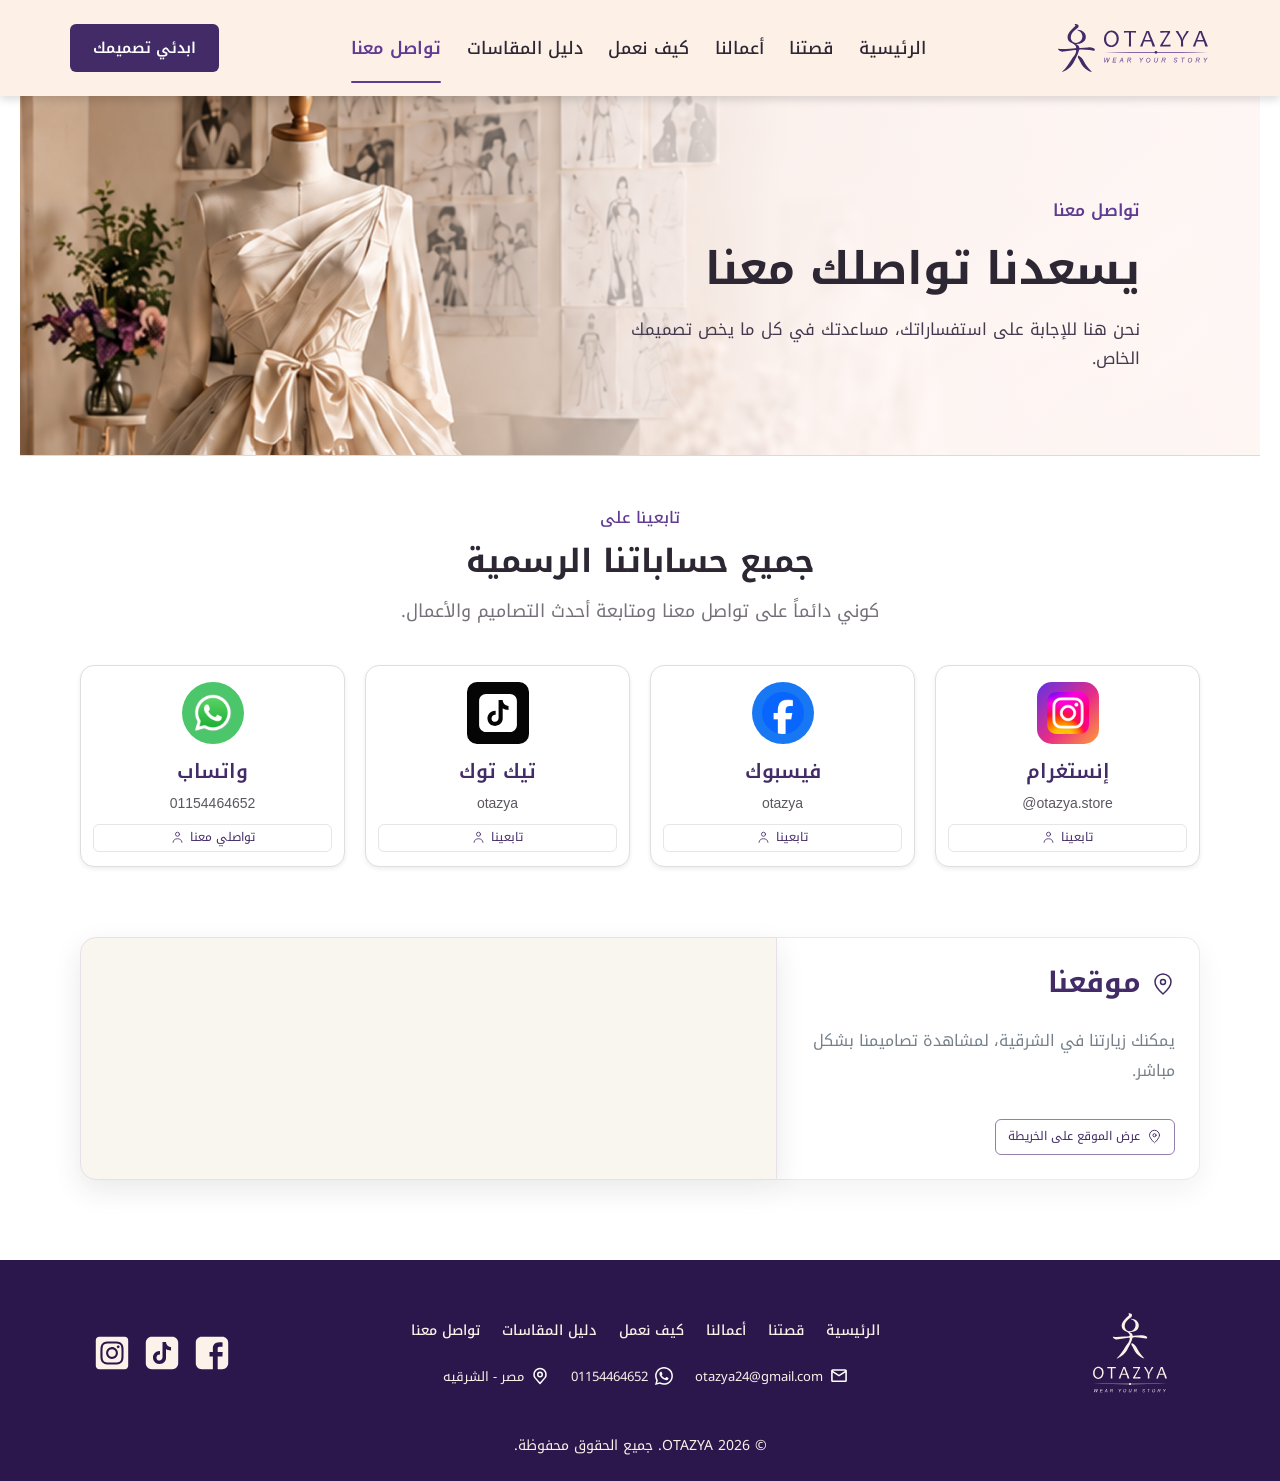
<file: contact.html>
<!doctype html>
<html lang="ar" dir="rtl">
  <head>
    <meta charset="UTF-8" />
    <meta name="viewport" content="width=device-width, initial-scale=1.0" />
    <meta
      name="description"
      content="تواصلي مع OTAZYA للاستفسار عن التصميمات والخدمات ومتابعة أحدث أعمالنا."
    />
    <meta name="theme-color" content="#fdf0e7" />
    <title>OTAZYA | تواصل معنا</title>
    <link rel="preconnect" href="https://fonts.googleapis.com" />
    <link rel="preconnect" href="https://fonts.gstatic.com" crossorigin />
    <link
      href="https://fonts.googleapis.com/css2?family=Italiana&family=Noto+Kufi+Arabic:wght@300;400;500;600;700&display=swap"
      rel="stylesheet"
    />
    <link rel="stylesheet" href="CSS/style.css" />
    <link rel="stylesheet" href="CSS/contact.css" />
    <script src="JS/contact.js" defer></script>
  </head>
  <body class="contact-page">
    <header class="site-header">
      <a class="brand" href="index.html" aria-label="OTAZYA — الصفحة الرئيسية">
        <img src="assets/logo/Logo%20Navbar.svg" alt="OTAZYA" />
      </a>

      <button
        class="menu-toggle"
        type="button"
        aria-expanded="false"
        aria-controls="primary-navigation"
        aria-label="فتح القائمة"
      >
        <span></span><span></span><span></span>
      </button>

      <nav class="primary-navigation" id="primary-navigation" aria-label="القائمة الرئيسية">
        <a href="index.html">الرئيسية</a>
        <a href="index.html#story">قصتنا</a>
        <a href="index.html#works">أعمالنا</a>
        <a href="index.html#how-it-works">كيف نعمل</a>
        <a href="index.html#size-guide">دليل المقاسات</a>
        <a class="active" href="contact.html" aria-current="page">تواصل معنا</a>
      </nav>

      <a
        class="button button-primary header-cta"
        href="https://wa.me/message/CCJFLQ67XYCAJ1"
        target="_blank"
        rel="noopener noreferrer"
      >ابدئي تصميمك</a>
    </header>

    <main>
      <section class="contact-hero" aria-labelledby="contact-title">
        <img class="contact-hero-image" src="assets/images/hero2.png" alt="" />
        <div class="contact-hero-overlay"></div>
        <div class="content-wrap contact-hero-content">
          <p class="eyebrow">تواصل معنا</p>
          <h1 id="contact-title">يسعدنا تواصلك معنا</h1>
          <p>نحن هنا للإجابة على استفساراتك، مساعدتك في كل ما يخص تصميمك الخاص.</p>
        </div>
      </section>

      <section class="social-contact section-pad" aria-labelledby="social-title">
        <div class="content-wrap">
          <div class="center-heading">
            <p class="eyebrow">تابعينا على</p>
            <h2 id="social-title">جميع حساباتنا الرسمية</h2>
            <p class="section-subtitle">كوني دائماً على تواصل معنا ومتابعة أحدث التصاميم والأعمال.</p>
          </div>

          <div class="social-card-grid">
            <article class="social-card">
              <span class="social-card-icon social-icon-instagram" aria-hidden="true">
                <img src="assets/icons/inst.svg" alt="" />
              </span>
              <h3>إنستغرام</h3>
              <p dir="ltr">@otazya.store</p>
              <a href="https://www.instagram.com/otazya.store/" target="_blank" rel="noopener noreferrer">
                تابعينا
                <svg class="contact-action-icon" viewBox="0 0 16 16" aria-hidden="true">
                  <circle cx="8" cy="4" r="2.5" />
                  <path d="M2.5 14c.3-3 2.4-4.5 5.5-4.5s5.2 1.5 5.5 4.5" />
                </svg>
              </a>
            </article>

            <article class="social-card">
              <span class="social-card-icon social-icon-facebook" aria-hidden="true">
                <img src="assets/icons/face.svg" alt="" />
              </span>
              <h3>فيسبوك</h3>
              <p dir="ltr">otazya</p>
              <a href="https://www.facebook.com/otazya.store" target="_blank" rel="noopener noreferrer">
                تابعينا
                <svg class="contact-action-icon" viewBox="0 0 16 16" aria-hidden="true">
                  <circle cx="8" cy="4" r="2.5" />
                  <path d="M2.5 14c.3-3 2.4-4.5 5.5-4.5s5.2 1.5 5.5 4.5" />
                </svg>
              </a>
            </article>

            <article class="social-card">
              <span class="social-card-icon social-icon-tiktok" aria-hidden="true">
                <img src="assets/icons/tiktok.svg" alt="" />
              </span>
              <h3>تيك توك</h3>
              <p dir="ltr">otazya</p>
              <a href="https://www.tiktok.com/@otazya" target="_blank" rel="noopener noreferrer">
                تابعينا
                <svg class="contact-action-icon" viewBox="0 0 16 16" aria-hidden="true">
                  <circle cx="8" cy="4" r="2.5" />
                  <path d="M2.5 14c.3-3 2.4-4.5 5.5-4.5s5.2 1.5 5.5 4.5" />
                </svg>
              </a>
            </article>

            <article class="social-card">
              <span class="social-card-icon social-icon-whatsapp" aria-hidden="true">
                <img src="assets/icons/whats.svg" alt="" />
              </span>
              <h3>واتساب</h3>
              <p dir="ltr">01154464652</p>
              <a href="https://wa.me/message/CCJFLQ67XYCAJ1" target="_blank" rel="noopener noreferrer">
                تواصلي معنا
                <svg class="contact-action-icon" viewBox="0 0 16 16" aria-hidden="true">
                  <circle cx="8" cy="4" r="2.5" />
                  <path d="M2.5 14c.3-3 2.4-4.5 5.5-4.5s5.2 1.5 5.5 4.5" />
                </svg>
              </a>
            </article>
          </div>
        </div>
      </section>

      <section class="location-section" aria-labelledby="location-title">
        <div class="content-wrap location-layout">
          <div class="map-preview">
            <iframe
              src="https://maps.google.com/maps?q=30.611812%2C31.743281&t=&z=16&ie=UTF8&iwloc=A&output=embed"
              title="خريطة Google لموقع OTAZYA في الشرقية - القورين"
              loading="lazy"
              referrerpolicy="no-referrer-when-downgrade"
              allowfullscreen
            ></iframe>
          </div>
          <div class="location-card">
            <h2 id="location-title">
              <svg class="location-pin" viewBox="0 0 24 24" aria-hidden="true">
                <path d="M20 10c0 5-8 12-8 12S4 15 4 10a8 8 0 1 1 16 0Z" />
                <circle cx="12" cy="10" r="2.5" />
              </svg>
              موقعنا
            </h2>
            <p>يمكنك زيارتنا في الشرقية، لمشاهدة تصاميمنا بشكل مباشر.</p>
            <a
              class="button button-outline"
              href="https://www.google.com/maps/search/?api=1&query=OTAZYA%2C%20El-Qurein%2C%20Egypt%2C%2044667"
              target="_blank"
              rel="noopener noreferrer"
            >
              <svg class="location-pin" viewBox="0 0 24 24" aria-hidden="true">
                <path d="M20 10c0 5-8 12-8 12S4 15 4 10a8 8 0 1 1 16 0Z" />
                <circle cx="12" cy="10" r="2.5" />
              </svg>
              عرض الموقع على الخريطة
            </a>
          </div>
        </div>
      </section>
    </main>

    <footer class="site-footer">
      <div class="content-wrap">
        <div class="footer-main">
          <div class="social-links" aria-label="حسابات التواصل الاجتماعي">
            <a href="https://www.facebook.com/otazya.store" target="_blank" rel="noopener noreferrer" aria-label="Facebook">
              <img src="assets/icons/facebook.svg" alt="" />
            </a>
            <a href="https://www.tiktok.com/@otazya" target="_blank" rel="noopener noreferrer" aria-label="TikTok">
              <img src="assets/icons/tiktok.svg" alt="" />
            </a>
            <a href="https://www.instagram.com/otazya.store/" target="_blank" rel="noopener noreferrer" aria-label="Instagram">
              <img src="assets/icons/instagram.svg" alt="" />
            </a>
          </div>
          <div class="footer-center">
            <nav class="footer-navigation" aria-label="روابط تذييل الصفحة">
              <a href="index.html">الرئيسية</a>
              <a href="index.html#story">قصتنا</a>
              <a href="index.html#works">أعمالنا</a>
              <a href="index.html#how-it-works">كيف نعمل</a>
              <a href="index.html#size-guide">دليل المقاسات</a>
              <a href="contact.html">تواصل معنا</a>
            </nav>
            <div class="contact-details">
              <a href="https://mail.google.com/mail/?view=cm&amp;fs=1&amp;to=otazya24@gmail.com" target="_blank" rel="noopener noreferrer"><img src="assets/icons/gmail.svg" alt="" />otazya24@gmail.com</a>
              <a href="https://wa.me/message/CCJFLQ67XYCAJ1" target="_blank" rel="noopener noreferrer">
                <img src="assets/icons/whatsapp.svg" alt="" />01154464652
              </a>
              <a
                href="https://www.google.com/maps/search/?api=1&query=OTAZYA%2C%20El-Qurein%2C%20Egypt%2C%2044667"
                target="_blank"
                rel="noopener noreferrer"
              >
                <img src="assets/icons/location.svg" alt="" />مصر - الشرقيه 
              </a>
            </div>
          </div>
          <a class="footer-brand" href="index.html" aria-label="OTAZYA — العودة للرئيسية">
            <img src="assets/logo/Logo%20Footer.svg" alt="OTAZYA" />
          </a>
        </div>
        <p class="copyright">© 2026 OTAZYA. جميع الحقوق محفوظة.</p>
      </div>
    </footer>
  </body>
</html>
</file>
<file: CSS/style.css>
:root {
  font-family: "Noto Kufi Arabic", sans-serif;
  color: #2d2633;
  background: #f8f5f1;
  font-synthesis: none;
  text-rendering: optimizeLegibility;
  -webkit-font-smoothing: antialiased;
  --purple: #422b67;
  --purple-light: #603b93;
  --lavender: #957eac;
  --ink: #2d2633;
  --cream: #fdf0e7;
  --muted: #64748b;
}

* {
  box-sizing: border-box;
}
  transition: color 160ms ease;

html {
  scroll-behavior: smooth;
  scroll-padding-top: 100px;
  scrollbar-width: none;
  -ms-overflow-style: none;
}

html::-webkit-scrollbar {
  display: none;
}

body {
  min-width: 320px;
  margin: 0;
  overflow-x: hidden;
}

body,
input,
textarea {
  font-family: "Noto Kufi Arabic", sans-serif;
}

button,
a {
  -webkit-tap-highlight-color: transparent;
}

a {
  color: inherit;
  text-decoration: none;
  transition: color 160ms ease;
}

img {
  display: block;
  max-width: 100%;
}

button {
  color: inherit;
}

.content-wrap {
  width: calc(100% - 160px);
  margin-inline: auto;
}

.section-pad {
  padding-block: 76px;
}

.site-header {
  position: sticky;
  z-index: 20;
  top: 0;
  display: flex;
  min-height: 96px;
  align-items: center;
  justify-content: space-between;
  gap: 24px;
  padding: 12px 80px;
  background: #fdf0e7;
  box-shadow: 0 4px 8px rgb(0 0 0 / 13%);
}

.brand {
  flex: 0 0 152px;
}

.brand img {
  width: 152px;
  max-height: 72px;
}

.primary-navigation {
  display: flex;
  flex: 1;
  align-items: center;
  justify-content: center;
  direction: rtl;
  gap: clamp(14px, 2vw, 32px);
}

.primary-navigation a,
.footer-navigation a {
  white-space: nowrap;
  font-size: clamp(14px, 1.35vw, 20px);
  font-weight: 500;
}

.primary-navigation a {
  position: relative;
  display: inline-flex;
  align-items: center;
  padding-block: 10px;
  transition: color 160ms ease;
}

.primary-navigation a:hover,
.primary-navigation a.active {
  color: var(--purple-light);
}

.primary-navigation a.active {
  font-weight: 600;
}

.primary-navigation a::after {
  position: absolute;
  right: 0;
  bottom: -8px;
  left: 0;
  height: 2px;
  border-radius: 999px;
  background: var(--purple-light);
  content: "";
  transform: scaleX(0);
  transform-origin: right;
  transition: transform 180ms ease;
}

.primary-navigation a.active::after,
.primary-navigation a:hover::after,
.primary-navigation a:focus-visible::after {
  transform: scaleX(1);
}

.button {
  display: inline-flex;
  min-height: 48px;
  align-items: center;
  justify-content: center;
  gap: 9px;
  border: 1px solid transparent;
  border-radius: 6px;
  padding: 10px 22px;
  font-size: clamp(15px, 1.1vw, 16px);
  font-weight: 600;
  line-height: 1.6;
  text-align: center;
  text-decoration: none;
  transition: background-color 160ms ease, color 160ms ease, transform 160ms ease, box-shadow 160ms ease;
  cursor: pointer;
}

.button:hover {
  transform: translateY(-1px);
  box-shadow: 0 4px 10px rgb(45 38 51 / 14%);
}

.button:active {
  transform: translateY(0) scale(0.98);
  box-shadow: none;
}

.button:focus-visible,
a:focus-visible,
button:focus-visible,
input:focus-visible,
textarea:focus-visible {
  outline: 3px solid #c4a8e1;
  outline-offset: 3px;
}

.button-primary {
  color: #fff;
  background: var(--purple);
}

.button-primary:hover {
  background: #563982;
}

.button-light {
  border-color: rgb(140 140 140 / 28%);
  color: var(--purple);
  background: #fff;
  box-shadow: 0 2px 5px rgb(0 0 0 / 16%);
}

.button-outline {
  border-color: var(--lavender);
  color: var(--purple);
  background: transparent;
}

.button-outline img {
  width: 22px;
  height: 22px;
  transform: rotate(180deg);
}

.button-accent {
  color: #fff;
  background: var(--purple-light);
}

.button-accent img {
  width: 24px;
  height: 24px;
}

.button-light:hover {
  border-color: var(--lavender);
  background: var(--cream);
}

.button-outline img {
  width: 22px;
  height: 22px;
  flex: 0 0 22px;
  transform: none;
  transition: transform 160ms ease;
}

.button-outline:hover {
  border-color: var(--purple);
  color: var(--purple);
  background: rgb(66 43 103 / 8%);
}

.button-outline:hover img {
  transform: translateX(-3px);
}

.button-accent:hover {
  background: var(--purple);
}

.primary-navigation a:hover,
.primary-navigation a:focus-visible {
  color: var(--purple-light);
}

.footer-navigation a:hover,
.footer-navigation a:focus-visible {
  color: #d9c3f3;
}

.social-links a {
  transition: opacity 160ms ease, transform 160ms ease;
}

.social-links a:hover {
  opacity: 0.78;
  transform: translateY(-2px);
}

.header-cta {
  flex-shrink: 0;
  white-space: nowrap;
}

.menu-toggle {
  display: none;
}

.hero {
  position: relative;
  display: flex;
  min-height: min(48.6vw, calc(100svh - 96px));
  align-items: center;
  overflow: hidden;
  border-bottom: 1px solid #bcacc2;
}

.hero-image,
.hero-overlay,
.design-cta > img,
.design-cta-overlay {
  position: absolute;
  inset: 0;
  width: 100%;
  height: 100%;
}

.hero-image {
  object-fit: cover;
  object-position: center;
}

.hero-overlay {
  background: linear-gradient(to left, rgb(255 248 248 / 90%) 0%, rgb(255 255 255 / 66%) 30%, rgb(255 242 242 / 9%) 42%, transparent 50%);
}

.hero-content {
  position: relative;
  z-index: 1;
  width: calc(100% - 160px);
  margin-inline: auto;
  padding-block: 64px;
  text-align: right;
}

.hero-brand {
  display: flex;
  width: fit-content;
  flex-direction: column;
  align-items: flex-start;
  gap: 8px;
  margin-bottom: 38px;
}

.hero-brand-name {
  margin: 0;
  color: var(--purple);
  font-family: "Italiana", serif;
  font-size: clamp(56px, 5.2vw, 90px);
  line-height: 1;
}

.hero-tagline {
  margin: 0;
  color: var(--lavender);
  font-family: "Italiana", serif;
  font-size: clamp(15px, 1.25vw, 21px);
  letter-spacing: 6px;
}

.hero-brand img {
  width: 144px;
  margin-top: 6px;
}

.hero h1,
.section-heading h2,
.center-heading h2,
.design-cta h2 {
  margin: 0;
  font-size: clamp(30px, 3.2vw, 56px);
  font-weight: 700;
  line-height: 1.55;
}

.hero h1 {
  max-width: none;
  margin-bottom: 14px;
}

.hero-description {
  max-width: 900px;
  margin: 0 0 32px;
  color: var(--purple);
  font-size: clamp(17px, 1.2vw, 22px);
  font-weight: 500;
  line-height: 1.9;
}

.hero-actions {
  display: flex;
  flex-wrap: wrap;
  justify-content: flex-start;
  direction: rtl;
  gap: 20px;
}

.hero-actions .button-primary {
  order: 0;
  flex-direction: row;
  direction: ltr;
}

.hero-actions .button-primary span {
  direction: rtl;
}

.hero-actions .button-light {
  order: 1;
}

.hero-actions .button-primary img {
  width: 24px;
  height: 24px;
}

.story-section {
  background: var(--cream);
}

.story-layout {
  display: flex;
  flex-direction: row-reverse;
  align-items: center;
  gap: clamp(32px, 3vw, 52px);
}

.story-image {
  width: min(32%, 466px);
  max-height: 449px;
  flex-shrink: 0;
  border: 1px solid rgb(255 255 255 / 45%);
  border-radius: 4px;
  object-fit: cover;
}

.story-copy {
  flex: 1;
  text-align: right;
}

.eyebrow {
  margin: 0 0 5px;
  color: var(--purple-light);
  font-size: clamp(18px, 1.2vw, 22px);
  font-weight: 500;
}

.story-copy h2 {
  margin: 0 0 16px;
  font-size: clamp(30px, 2.7vw, 44px);
  line-height: 1.5;
}

.story-description {
  margin: 0;
  color: rgb(45 38 51 / 72%);
  font-size: clamp(16px, 1.25vw, 21px);
  line-height: 2;
}

.pillars {
  display: flex;
  flex-wrap: wrap;
  justify-content: flex-start;
  flex-direction: row;
  direction: rtl;
  gap: clamp(18px, 2vw, 32px);
  margin-top: 28px;
}

.pillar {
  display: flex;
  min-width: 0;
  flex: 1 1 0;
  flex-direction: column;
  align-items: center;
  gap: 8px;
  text-align: center;
}

.pillar-icon {
  display: grid;
  width: 56px;
  height: 56px;
  place-items: center;
  border: 1px solid rgb(45 38 51 / 18%);
  border-radius: 50%;
}

.pillar-icon img {
  width: 32px;
  height: 32px;
  object-fit: contain;
}

.pillar h3 {
  margin: 0;
  font-size: clamp(16px, 1.1vw, 18px);
  font-weight: 600;
  white-space: nowrap;
}

.pillar p {
  max-width: 220px;
  margin: 0;
  color: #726c71;
  font-size: clamp(13px, 0.95vw, 15px);
  line-height: 1.7;
  text-wrap: balance;
}

.section-heading {
  display: flex;
  align-items: flex-end;
  justify-content: space-between;
  gap: 24px;
}

.section-heading h2 {
  font-size: clamp(26px, 3.3vw, 40px);
}

.section-subtitle {
  margin: 4px 0 0;
  color: rgb(45 38 51 / 66%);
  font-size: clamp(15px, 1.8vw, 22px);
  line-height: 1.8;
}

.works-heading {
  flex-direction: row-reverse;
  margin-bottom: 36px;
  border-bottom: 1px solid var(--purple);
  padding-bottom: 26px;
}

.works-heading > div,
.size-heading > div,
.reviews-heading > div {
  text-align: right;
}

.portfolio-grid {
  display: grid;
  grid-template-columns: repeat(6, minmax(0, 1fr));
  gap: 20px;
}

.portfolio-card {
  aspect-ratio: 193 / 207;
  overflow: hidden;
  border: 1px solid #bcacc2;
  border-radius: 4px;
  background: #eee7e7;
}

.portfolio-card img {
  width: 100%;
  height: 100%;
  object-fit: cover;
  transition: transform 250ms ease;
}

.portfolio-card:hover img {
  transform: scale(1.04);
}

.center-heading {
  margin-bottom: 36px;
  text-align: center;
}

.center-heading h2 {
  font-size: clamp(22px, 2.5vw, 30px);
}

.process-section {
  border-block: 1px solid #c2c2c3;
  background: rgb(253 240 231 / 61%);
}

.process-grid {
  display: grid;
  grid-template-columns: repeat(4, minmax(0, 1fr));
  gap: 24px;
}

.process-card {
  position: relative;
  display: flex;
  min-height: 245px;
  flex-direction: column;
  align-items: center;
  gap: 14px;
  padding: 38px 22px 28px;
  text-align: center;
}

.process-card > img {
  width: 48px;
  height: 48px;
  margin-top: 8px;
  object-fit: contain;
}

.step-number {
  position: absolute;
  top: 8px;
  right: 12px;
  color: var(--purple);
  font-family: "Liberation Mono", monospace;
  font-size: 23px;
  font-weight: 700;
}

.process-card h3 {
  margin: 0;
  font-size: 20px;
  font-weight: 600;
}

.process-card p {
  margin: 0;
  color: rgb(45 38 51 / 65%);
  font-size: clamp(14px, 0.95vw, 16px);
  line-height: 1.9;
}

.size-heading {
  flex-direction: row-reverse;
  align-items: center;
  margin-bottom: 38px;
}

.size-heading .section-subtitle {
  font-size: clamp(15px, 1.8vw, 21px);
}

.size-heading .button img {
  width: 18px;
  height: 18px;
}

.size-layout {
  display: flex;
  flex-direction: row-reverse;
  align-items: center;
  gap: 24px;
}

.table-scroll {
  min-width: 0;
  flex: 1;
  overflow-x: auto;
  border: 1px solid #cbd5e1;
  border-radius: 8px;
  background: #fff;
  box-shadow: 0 1px 2px rgb(0 0 0 / 5%);
}

.size-table {
  width: 100%;
  border-collapse: collapse;
  table-layout: fixed;
  text-align: center;
}

.size-table thead {
  color: #fff;
  background: var(--lavender);
}

.size-table th,
.size-table td {
  padding: 12px 14px;
}

.size-table thead th {
  font-size: 17px;
  font-weight: 500;
}

.size-table tbody tr + tr {
  border-top: 1px solid var(--lavender);
}

.size-table tbody th {
  color: var(--ink);
  font-size: 17px;
  font-weight: 700;
}

.size-table tbody td {
  color: #475569;
  font-size: 15px;
  direction: ltr;
  unicode-bidi: isolate;
}

.measurement-guide {
  display: flex;
  width: min(34%, 420px);
  min-width: 280px;
  flex-shrink: 0;
  flex-direction: column;
  align-items: center;
  gap: 18px;
  margin: 0;
  text-align: center;
}

.measurement-guide figcaption {
  font-size: clamp(20px, 2vw, 28px);
  font-weight: 500;
}

.measurement-diagram {
  position: relative;
  width: 300px;
  height: 456px;
  flex: 0 0 auto;
  direction: ltr;
  color: #2d2633;
  font-family: Arial, sans-serif;
  font-size: 9px;
}

.measurement-diagram > img {
  position: absolute;
  top: 0;
  left: 58px;
  width: 180px;
  height: 456px;
  max-width: none;
  object-fit: fill;
}

.measurement-length {
  position: absolute;
  top: 0;
  bottom: 0;
  left: 0;
  width: 52px;
}

.measurement-length-text {
  position: absolute;
  top: 50%;
  left: 0;
  font-size: 11px;
  transform: translateY(-50%);
}

.measurement-length-line {
  position: absolute;
  top: 0;
  bottom: 0;
  left: 42px;
  border-left: 1px dotted #555;
}

.measurement-length-line::before,
.measurement-length-line::after {
  position: absolute;
  left: -4px;
  width: 0;
  height: 0;
  border-right: 4px solid transparent;
  border-left: 4px solid transparent;
  content: "";
}

.measurement-length-line::before {
  top: -1px;
  border-bottom: 5px solid #555;
}

.measurement-length-line::after {
  bottom: -1px;
  border-top: 5px solid #555;
}

.measurement-label {
  position: absolute;
  left: 232px;
  padding: 1px 2px;
  background: #f8f5f1;
  line-height: 1.2;
}

.measurement-label-shoulder {
  top: 22%;
}

.measurement-label-bust {
  top: 33%;
}

.measurement-label-waist {
  top: 42%;
}

.measurement-label-hips {
  top: 54%;
}

.design-cta {
  position: relative;
  display: grid;
  min-height: 260px;
  place-items: center;
  overflow: hidden;
  text-align: right;
}

.design-cta > img {
  object-fit: cover;
  object-position: right center;
}

.design-cta-overlay {
  background: linear-gradient(to left, rgb(235 227 218 / 92%) 0%, rgb(236 228 217 / 84%) 30%, rgb(235 227 220 / 40%) 42%, transparent 50%);
}

.design-cta-content {
  position: relative;
  z-index: 1;
  display: flex;
  flex-direction: column;
  width: calc(100% - 160px);
  align-items: flex-start;
  gap: 10px;
  margin-inline: auto;
  padding-block: 42px;
}

.design-cta h2 {
  color: var(--purple);
  font-size: clamp(26px, 3.5vw, 40px);
}

.design-cta-content > p {
  margin: 0 0 6px;
  color: #475569;
  font-size: 15px;
}

.design-cta-content small {
  color: #64748b;
  font-size: 12px;
}

.reviews-heading {
  margin-bottom: 30px;
}

.reviews-heading .eyebrow,
.reviews-heading .section-subtitle {
  color: #64748b;
}

.reviews-heading h2 {
  font-size: clamp(25px, 3vw, 32px);
}

.reviews-grid {
  display: flex;
  overflow-x: auto;
  gap: 20px;
  margin-bottom: 40px;
  padding-bottom: 8px;
  scroll-snap-type: x mandatory;
  scrollbar-width: none;
  -ms-overflow-style: none;
}

.reviews-grid::-webkit-scrollbar {
  display: none;
}

.reviews-grid:empty {
  display: none;
}

.review-card {
  display: flex;
  min-height: 200px;
  flex: 0 0 clamp(260px, 31%, 360px);
  flex-direction: column;
  gap: 12px;
  border: 1px solid #e2e8f0;
  border-radius: 8px;
  padding: 16px;
  background: #f8fafc;
  scroll-snap-align: start;
}

.review-stars {
  align-self: flex-start;
  color: #d59d35;
  font-size: clamp(19px, 1.1vw, 21px);
  letter-spacing: 2px;
  line-height: 1;
  direction: rtl;
  unicode-bidi: isolate;
}

.review-card > p {
  flex: 1;
  margin: 0;
  color: #334155;
  font-size: clamp(14px, 0.95vw, 16px);
  line-height: 1.9;
  text-align: right;
}

.review-author {
  display: flex;
  align-items: flex-start;
  gap: 9px;
  border-top: 1px solid #e2e8f0;
  padding-top: 10px;
}

.review-author > span {
  display: grid;
  width: 28px;
  height: 28px;
  place-items: center;
  border-radius: 50%;
  color: #334155;
  background: #cbd5e1;
  font-size: 13px;
}

.review-author > div {
  min-width: 0;
  text-align: right;
}

.review-author strong {
  display: block;
  font-size: 13px;
  font-weight: 500;
}

.review-author small {
  display: block;
  overflow: hidden;
  color: #64748b;
  font-size: 11px;
  text-overflow: ellipsis;
  white-space: nowrap;
  direction: ltr;
  text-align: right;
}

.review-form {
  display: flex;
  flex-direction: column;
  align-items: center;
  gap: 20px;
  border: 1px solid #d4d4d4;
  border-radius: 16px;
  padding: 28px 20px;
  background: rgb(253 242 233 / 29%);
}

.review-form h3 {
  align-self: flex-start;
  margin: 0;
  color: #1e293b;
  font-size: 17px;
}

.rating-field {
  width: min(100%, 800px);
  margin: 0;
  border: 0;
  padding: 0;
}

.rating-picker {
  display: flex;
  justify-content: flex-start;
  gap: 4px;
  direction: rtl;
}

.rating-star {
  border: 0;
  padding: 0 2px;
  color: #cbd5e1;
  background: transparent;
  font-size: 29px;
  line-height: 1;
  cursor: pointer;
}

.rating-star.is-selected,
.rating-star:hover {
  color: #e2aa43;
}

.form-fields {
  display: flex;
  width: min(100%, 800px);
  flex-direction: column;
  gap: 14px;
}

.form-row {
  display: flex;
  flex-wrap: wrap;
  gap: 14px;
}

.form-fields input,
.form-fields textarea {
  min-width: 0;
  border: 1px solid #cbd5e1;
  border-radius: 4px;
  padding: 10px 12px;
  color: #334155;
  background: #fff;
  font-size: 15px;
  text-align: right;
}

.form-row input {
  flex: 1 1 220px;
}

.form-fields textarea {
  width: 100%;
  resize: vertical;
}

.form-fields input::placeholder,
.form-fields textarea::placeholder {
  color: #6b7280;
}

.submit-review {
  width: 100%;
}

.form-status {
  min-height: 1.5em;
  margin: 0;
  color: var(--purple);
  font-size: 13px;
  text-align: center;
}

.form-status.error {
  color: #a52222;
}

.instagram-section {
  border-block: 1px solid #e2e8f0;
  background: #f8fafc;
  text-align: center;
}

.instagram-section .center-heading {
  margin-bottom: 22px;
}

.instagram-section .center-heading h2 {
  font-size: 20px;
}

.instagram-section .center-heading p {
  margin: 4px 0 0;
  color: #64748b;
  font-size: 15px;
}

.instagram-section .center-heading a {
  color: var(--purple-light);
}

.instagram-section .center-heading a:hover,
.instagram-section .center-heading a:focus-visible {
  color: var(--purple);
}

.instagram-grid {
  display: grid;
  grid-template-columns: repeat(6, minmax(0, 1fr));
  gap: 12px;
}

.instagram-card {
  aspect-ratio: 1;
  overflow: hidden;
  border: 1px solid #cbd5e1;
  border-radius: 4px;
}

.instagram-card img {
  width: 100%;
  height: 100%;
  object-fit: cover;
  transition: transform 250ms ease;
}

.instagram-card:hover img {
  transform: scale(1.04);
}

.instagram-follow {
  margin-top: 24px;
}

.site-footer {
  padding-block: 48px 22px;
  color: #fdf2e9;
  background: #2b174c;
}

.footer-main {
  display: flex;
  flex-direction: row-reverse;
  align-items: center;
  justify-content: space-between;
  gap: 30px;
}

.social-links {
  display: flex;
  flex: 0 0 150px;
  align-items: center;
  gap: 14px;
}

.social-links a {
  display: grid;
  width: 36px;
  height: 36px;
  place-items: center;
}

.social-links img {
  width: 100%;
  height: 100%;
  object-fit: contain;
}

.footer-center {
  display: flex;
  flex: 1;
  flex-direction: column;
  align-items: center;
  gap: 20px;
}

.footer-navigation,
.contact-details {
  display: flex;
  flex-wrap: wrap;
  align-items: center;
  justify-content: center;
  gap: 12px 22px;
}

.footer-navigation a {
  font-size: clamp(14px, 1vw, 16px);
}

.contact-details {
  gap: 14px 22px;
  font-size: clamp(13px, 0.9vw, 15px);
}

.contact-details a,
.contact-details > span {
  display: inline-flex;
  align-items: center;
  gap: 7px;
}

.contact-details img {
  width: 18px;
  height: 18px;
  flex: 0 0 18px;
  object-fit: contain;
  transition: transform 180ms ease;
}

.contact-details a {
  transition: color 180ms ease, transform 180ms ease;
}

.contact-details a:hover {
  color: #d9c3f3;
  transform: translateY(-2px);
}

.contact-details a:hover img {
  transform: scale(1.12);
}

.footer-brand {
  display: block;
  flex: 0 0 140px;
}

.footer-brand img {
  width: 140px;
  max-height: 90px;
  object-fit: contain;
}

.copyright {
  margin: 34px 0 0;
  font-size: 14px;
  text-align: center;
}

.visually-hidden {
  position: absolute;
  width: 1px;
  height: 1px;
  overflow: hidden;
  clip: rect(0, 0, 0, 0);
  white-space: nowrap;
  clip-path: inset(50%);
}

.contact-page {
  background: #f5f0eb;
}

.contact-hero {
  display: flex;
  align-items: center;
  max-width: 1240px;
  min-height: 430px;
  margin: 0 auto;
  gap: 30px;
  padding: 18px 40px 0;
}

.contact-hero-image-wrap {
  flex: 1 1 55%;
  min-height: 430px;
  overflow: hidden;
}

.contact-hero-image {
  width: 100%;
  height: 100%;
  object-fit: cover;
  object-position: center;
  filter: saturate(0.9);
}

.contact-hero-copy {
  flex: 1 1 45%;
  padding: 10px 0;
  text-align: right;
}

.contact-page-label {
  margin: 0 0 12px;
  color: var(--purple-light);
  font-size: clamp(18px, 1.2vw, 22px);
  font-weight: 500;
}

.contact-hero-copy h1 {
  margin: 0 0 16px;
  color: var(--purple);
  font-size: clamp(32px, 4vw, 62px);
  font-weight: 700;
  line-height: 1.45;
}

.contact-hero-copy p:last-child {
  margin: 0;
  color: rgba(45, 38, 51, 0.78);
  font-size: clamp(15px, 1.2vw, 18px);
  line-height: 2;
}

.contact-section {
  padding: 28px 0 14px;
  background: #f5f0eb;
}

.contact-wrap {
  max-width: 1240px;
}

.contact-header {
  margin: 0 auto 28px;
  max-width: 760px;
  text-align: center;
}

.contact-header .eyebrow {
  margin-bottom: 10px;
  font-size: clamp(18px, 1.2vw, 22px);
}

.contact-header h2 {
  margin: 0;
  color: var(--purple);
  font-size: clamp(28px, 2.7vw, 48px);
  font-weight: 700;
  line-height: 1.4;
}

.contact-header p:last-child {
  margin: 10px auto 0;
  max-width: 720px;
  color: rgba(45, 38, 51, 0.7);
  font-size: clamp(15px, 1.1vw, 18px);
  line-height: 2;
}

.contact-cards {
  display: grid;
  grid-template-columns: repeat(4, minmax(0, 1fr));
  gap: 28px;
  justify-items: center;
}

.contact-card {
  display: flex;
  width: min(100%, 220px);
  min-height: 210px;
  flex-direction: column;
  align-items: center;
  justify-content: center;
  gap: 12px;
  border: 1px solid #d8d2d0;
  border-radius: 16px;
  background: rgba(255, 255, 255, 0.56);
  padding: 18px 14px;
  text-align: center;
  color: var(--purple);
  box-shadow: 0 0 0 1px rgba(66, 43, 103, 0.02);
  transition: transform 180ms ease, box-shadow 180ms ease;
}

.contact-card:hover {
  transform: translateY(-4px);
  box-shadow: 0 10px 25px rgba(66, 43, 103, 0.12);
}

.contact-icon {
  display: grid;
  width: 88px;
  height: 88px;
  place-items: center;
  border-radius: 18px;
  box-shadow: inset 0 0 0 1px rgba(255, 255, 255, 0.18);
}

.contact-icon img {
  width: 48px;
  height: 48px;
  object-fit: contain;
}

.contact-whatsapp .contact-icon {
  background: linear-gradient(135deg, #d0f0d0, #e8f9ec);
}

.contact-tiktok .contact-icon {
  background: linear-gradient(135deg, #0a0a0a, #1e1e1e);
}

.contact-tiktok .contact-icon img {
  filter: brightness(0) invert(1);
}

.contact-facebook .contact-icon {
  background: linear-gradient(135deg, #1f8ffb, #0b64d8);
}

.contact-instagram .contact-icon {
  background: linear-gradient(135deg, #f9d669, #ea4d6a 35%, #8a36b5 68%, #4a8dff);
}

.contact-name,
.contact-value,
.contact-link {
  display: block;
}

.contact-name {
  font-size: clamp(17px, 1.3vw, 20px);
  font-weight: 700;
}

.contact-value {
  font-size: clamp(14px, 1vw, 16px);
  font-weight: 500;
  color: rgba(45, 38, 51, 0.78);
}

.contact-link {
  margin-top: 2px;
  color: rgba(66, 43, 103, 0.7);
  font-size: 13px;
}

.map-section {
  padding: 18px 0 28px;
  background: #f5f0eb;
}

.location-wrap {
  display: flex;
  align-items: stretch;
  gap: 24px;
  max-width: 1240px;
}

.location-map {
  position: relative;
  flex: 1 1 60%;
  min-height: 280px;
  overflow: hidden;
  border: 1px solid rgba(66, 43, 103, 0.12);
  border-radius: 18px;
  background:
    linear-gradient(90deg, rgba(26, 29, 31, 0.06) 0 2%, transparent 2% 100%),
    linear-gradient(rgba(26, 29, 31, 0.06) 0 2%, transparent 2% 100%),
    linear-gradient(180deg, rgba(120, 194, 122, 0.22), rgba(255, 255, 255, 0.03)),
    #dfe9de;
  background-size: 26px 26px, 26px 26px, auto, auto;
}

.location-map::before,
.location-map::after {
  position: absolute;
  content: "";
  border-radius: 999px;
  opacity: 0.9;
}

.location-map::before {
  inset: 16% 18% auto auto;
  width: 54%;
  height: 42%;
  border: 3px solid rgba(45, 38, 51, 0.15);
  border-left: none;
  border-bottom: none;
}

.location-map::after {
  inset: auto auto 18% 16%;
  width: 34%;
  height: 56%;
  border: 3px solid rgba(45, 38, 51, 0.12);
  border-right: none;
  border-top: none;
}

.map-label {
  position: absolute;
  right: 30%;
  top: 17%;
  padding: 10px 18px;
  border-radius: 12px;
  background: rgba(66, 43, 103, 0.9);
  color: #fff;
  font-weight: 700;
  font-size: 18px;
  letter-spacing: 0.5px;
}

.map-pin {
  position: absolute;
  top: 50%;
  left: 50%;
  z-index: 1;
  width: 42px;
  height: 42px;
  border-radius: 50% 50% 50% 0;
  background: var(--purple);
  transform: translate(-50%, -75%) rotate(-45deg);
  box-shadow: 0 10px 20px rgba(66, 43, 103, 0.25);
}

.map-pin span {
  position: absolute;
  inset: 8px;
  border-radius: 50%;
  background: rgba(255, 255, 255, 0.9);
}

.location-card {
  display: flex;
  flex: 0 0 360px;
  flex-direction: column;
  justify-content: center;
  gap: 16px;
  border: 1px solid rgba(66, 43, 103, 0.12);
  border-radius: 18px;
  background: rgba(255, 255, 255, 0.76);
  padding: 24px 20px;
  text-align: right;
}

.location-card h3 {
  margin: 0;
  color: var(--purple);
  font-size: clamp(28px, 2.4vw, 40px);
}

.location-card p {
  margin: 0;
  color: rgba(45, 38, 51, 0.72);
  font-size: 17px;
  line-height: 2;
}

.location-address {
  display: flex;
  align-items: center;
  gap: 10px;
  color: rgba(45, 38, 51, 0.85);
  font-size: 16px;
}

.location-address img {
  width: 18px;
  height: 18px;
  object-fit: contain;
}

@media (max-width: 980px) {
  .contact-hero {
    flex-direction: column;
    padding: 20px 20px 0;
  }

  .contact-hero-image-wrap,
  .contact-hero-copy {
    width: 100%;
    flex-basis: auto;
  }

  .contact-cards {
    grid-template-columns: repeat(2, minmax(0, 1fr));
  }

  .location-wrap {
    flex-direction: column;
  }

  .location-card {
    width: 100%;
    flex-basis: auto;
  }
}

@media (max-width: 640px) {
  .header-cta {
    display: none;
  }

  .contact-cards {
    grid-template-columns: 1fr;
  }

  .contact-card {
    width: min(100%, 300px);
  }

  .location-map {
    min-height: 240px;
  }
}

@media (max-width: 1050px) {
  .content-wrap {
    width: min(100% - 48px, 1280px);
  }

  .hero-content,
  .design-cta-content {
    width: min(100% - 48px, 1280px);
  }

  .site-header {
    gap: 16px;
    padding-inline: 24px;
  }

  .brand {
    flex-basis: 125px;
  }

  .brand img {
    width: 125px;
  }

  .primary-navigation {
    gap: 12px;
  }

  .primary-navigation a {
    font-size: 14px;
  }

  .hero-brand-name {
    font-size: clamp(58px, 6vw, 76px);
  }

  .hero h1 {
    font-size: clamp(32px, 3.8vw, 40px);
  }

  .hero-description {
    font-size: clamp(17px, 1.7vw, 19px);
  }

  .story-copy h2 {
    font-size: clamp(28px, 3.4vw, 36px);
  }

  .story-description {
    font-size: 16px;
  }

  .header-cta {
    padding-inline: 15px;
  }

  .portfolio-grid {
    grid-template-columns: repeat(3, minmax(0, 1fr));
  }

}

@media (min-width: 761px) and (max-width: 1050px) {
  .content-wrap,
  .hero-content,
  .design-cta-content {
    width: calc(100% - 96px);
  }

  .section-pad {
    padding-block: 48px;
  }

  .site-header {
    min-height: 60px;
    gap: 12px;
    padding: 6px 42px;
  }

  .brand,
  .footer-brand {
    flex-basis: 84px;
  }

  .brand img {
    width: 84px;
    max-height: 46px;
  }

  .primary-navigation {
    gap: 10px;
  }

  .primary-navigation a {
    padding-block: 6px;
    font-size: 12px;
  }

  .header-cta {
    min-height: 30px;
    padding: 4px 10px;
    font-size: 11px;
  }

  .button {
    min-height: 34px;
    padding: 6px 13px;
    font-size: 12px;
  }

  .hero {
    min-height: min(48.6vw, calc(100svh - 60px));
  }

  .hero-content {
    padding-block: 30px;
  }

  .hero-brand {
    gap: 3px;
    margin-bottom: 14px;
  }

  .hero-brand-name {
    font-size: 48px;
  }

  .hero-tagline {
    font-size: 11px;
    letter-spacing: 4px;
  }

  .hero h1 {
    max-width: 560px;
    margin-bottom: 5px;
    font-size: 28px;
  }

  .hero-description {
    max-width: 650px;
    margin-bottom: 15px;
    font-size: 14px;
    line-height: 1.7;
  }

  .hero-actions {
    gap: 14px;
  }

  .story-section.section-pad {
    padding-block: 48px;
  }

  .story-layout {
    gap: 24px;
  }

  .story-image {
    width: 37%;
    max-height: none;
    aspect-ratio: 1;
  }

  .eyebrow {
    margin-bottom: 3px;
    font-size: 14px;
  }

  .story-copy h2 {
    margin-bottom: 7px;
    font-size: 26px;
  }

  .story-description {
    font-size: 13px;
    line-height: 1.7;
  }

  .pillars {
    gap: 10px;
    margin-top: 13px;
  }

  .pillar {
    gap: 4px;
  }

  .pillar-icon {
    width: 40px;
    height: 40px;
  }

  .pillar-icon img {
    width: 24px;
    height: 24px;
  }

  .pillar h3 {
    font-size: 14px;
    white-space: normal;
  }

  .pillar p {
    font-size: 12px;
    line-height: 1.6;
  }

  .works-heading {
    margin-bottom: 24px;
    padding-bottom: 18px;
  }

  .section-heading h2 {
    font-size: 26px;
  }

  .section-subtitle {
    font-size: 14px;
  }

  .portfolio-grid {
    grid-template-columns: repeat(6, minmax(0, 1fr));
    gap: 14px;
  }

  .process-section.section-pad {
    padding-block: 40px;
  }

  .size-section.section-pad,
  .reviews-section.section-pad,
  .instagram-section.section-pad {
    padding-block: 48px;
  }

  .center-heading {
    margin-bottom: 24px;
  }

  .center-heading h2 {
    font-size: 22px;
  }

  .process-grid {
    gap: 14px;
  }

  .process-card {
    min-height: 130px;
    gap: 9px;
    padding: 28px 12px 16px;
  }

  .step-number {
    top: 4px;
    right: 8px;
    font-size: 14px;
  }

  .process-card > img {
    width: 32px;
    height: 32px;
    margin-top: 4px;
  }

  .process-card h3 {
    font-size: 14px;
  }

  .process-card p {
    font-size: 10px;
    line-height: 1.6;
  }

  .size-heading {
    margin-bottom: 16px;
  }

  .size-heading .section-subtitle {
    font-size: 13px;
  }

  .size-table th,
  .size-table td {
    padding: 8px 6px;
  }

  .size-table thead th {
    font-size: 12px;
  }

  .size-table tbody th,
  .size-table tbody td {
    font-size: 11px;
  }

  .measurement-guide {
    min-width: 0;
    gap: 8px;
  }

  .measurement-guide figcaption {
    font-size: 14px;
  }

  .measurement-diagram {
    width: 160px;
    height: 228px;
    font-size: 6px;
  }

  .measurement-diagram > img {
    left: 29px;
    width: 90px;
    height: 228px;
  }

  .measurement-length {
    width: 27px;
  }

  .measurement-length-text {
    font-size: 6px;
  }

  .measurement-length-line {
    left: 21px;
  }

  .measurement-label {
    left: 116px;
  }

  .design-cta {
    min-height: 150px;
  }

  .design-cta-content {
    gap: 6px;
    padding-block: 16px;
  }

  .design-cta h2 {
    font-size: 24px;
  }

  .design-cta-content > p {
    margin-bottom: 2px;
    font-size: 13px;
  }

  .design-cta-content small {
    font-size: 10px;
  }

  .reviews-grid {
    gap: 12px;
    margin-bottom: 28px;
  }

  .review-card {
    min-height: 120px;
    flex-basis: calc((100% - 24px) / 4);
    gap: 8px;
    padding: 12px;
  }

  .review-card > p {
    font-size: 11px;
  }

  .review-author {
    gap: 6px;
    padding-top: 6px;
  }

  .review-author > span {
    width: 22px;
    height: 22px;
    font-size: 10px;
  }

  .review-author strong {
    font-size: 10px;
  }

  .review-author small {
    font-size: 8px;
  }

  .review-form {
    gap: 12px;
    padding: 18px 16px;
  }

  .review-form h3 {
    font-size: 14px;
  }

  .rating-star {
    font-size: 22px;
  }

  .form-fields {
    gap: 8px;
  }

  .form-fields input,
  .form-fields textarea {
    padding: 7px 9px;
    font-size: 12px;
  }

  .instagram-section .center-heading {
    margin-bottom: 20px;
  }

  .instagram-section .center-heading h2 {
    font-size: 18px;
  }

  .instagram-section .center-heading p {
    font-size: 12px;
  }

  .instagram-grid {
    gap: 12px;
  }

  .instagram-follow {
    margin-top: 20px;
  }

  .site-footer {
    padding-block: 28px 14px;
  }

  .footer-main {
    gap: 16px;
  }

  .social-links {
    flex-basis: 80px;
    gap: 6px;
  }

  .social-links a {
    width: 24px;
    height: 24px;
  }

  .footer-brand img {
    width: 84px;
    max-height: 58px;
  }

  .footer-center {
    gap: 12px;
  }

  .footer-navigation,
  .contact-details {
    gap: 8px 12px;
  }

  .footer-navigation a {
    font-size: 11px;
  }

  .contact-details {
    font-size: 10px;
  }

  .contact-details img {
    width: 14px;
    height: 14px;
    flex-basis: 14px;
  }

  .copyright {
    margin-top: 18px;
    font-size: 10px;
  }
}

@media (max-width: 760px) {
  html {
    scroll-padding-top: 78px;
  }

  .content-wrap {
    width: min(100% - 36px, 600px);
  }

  .section-pad {
    padding-block: 52px;
  }

  .site-header {
    min-height: 76px;
    padding: 8px 18px;
  }

  .brand {
    flex-basis: 118px;
  }

  .brand img {
    width: 118px;
    max-height: 56px;
  }

  .menu-toggle {
    display: flex;
    width: 42px;
    height: 42px;
    flex-direction: column;
    align-items: center;
    justify-content: center;
    gap: 5px;
    order: 3;
    border: 1px solid #d8cadf;
    border-radius: 5px;
    background: transparent;
    cursor: pointer;
  }

  .menu-toggle span {
    width: 20px;
    height: 2px;
    border-radius: 2px;
    background: var(--purple);
  }

  .primary-navigation {
    position: absolute;
    top: calc(100% - 1px);
    right: 0;
    left: 0;
    display: none;
    align-items: stretch;
    gap: 0;
    border-top: 1px solid #eadbd1;
    padding: 8px 18px 14px;
    background: var(--cream);
    box-shadow: 0 8px 12px rgb(0 0 0 / 10%);
  }

  .primary-navigation.is-open {
    display: flex;
    flex-direction: column;
  }

  .primary-navigation a {
    border-bottom: 1px solid rgb(149 126 172 / 20%);
    padding: 9px 4px;
    font-size: 15px;
  }

  .primary-navigation a.active {
    border-bottom: 1px solid rgb(149 126 172 / 20%);
  }

  .header-cta {
    min-height: 40px;
    margin-inline-start: auto;
    padding: 7px 12px;
    font-size: 12px;
  }

  .hero {
    min-height: calc(100vh - 76px);
    min-height: calc(100svh - 76px);
  }

  .hero-image {
    object-position: 35% center;
  }

  .hero-overlay {
    background: linear-gradient(to left, rgb(255 248 248 / 94%) 0%, rgb(255 255 255 / 83%) 30%, rgb(255 242 242 / 35%) 42%, transparent 50%);
  }

  .hero-content {
    width: min(100% - 36px, 600px);
    padding-block: 36px;
  }

  .hero-brand {
    margin-bottom: 24px;
  }

  .hero-brand-name {
    font-size: clamp(48px, 11vw, 68px);
  }

  .hero-tagline {
    font-size: 12px;
    letter-spacing: 3px;
  }

  .hero h1 {
    max-width: 520px;
    font-size: clamp(26px, 6.4vw, 36px);
    line-height: 1.5;
  }

  .hero-description {
    max-width: 560px;
    font-size: clamp(15px, 3.8vw, 17px);
    line-height: 1.8;
  }

  .hero-description-break {
    display: none;
  }

  .hero-actions {
    align-items: center;
    gap: 14px;
  }

  .button {
    padding-inline: 16px;
    font-size: 14px;
  }

  .story-layout {
    flex-direction: column;
    align-items: stretch;
    gap: 28px;
  }

  .story-image {
    width: 100%;
    max-height: 300px;
    aspect-ratio: 1.55;
  }

  .pillars {
    justify-content: flex-start;
    gap: 12px;
    margin-top: 20px;
  }

  .pillar {
    width: calc((100% - 24px) / 3);
    flex: 0 1 calc((100% - 24px) / 3);
  }

  .pillar-icon {
    width: 42px;
    height: 42px;
  }

  .pillar-icon img {
    width: 24px;
    height: 24px;
  }

  .pillar h3 {
    font-size: 13px;
    line-height: 1.6;
    white-space: normal;
  }

  .pillar p {
    max-width: 100%;
    font-size: 12px;
  }

  .works-heading,
  .size-heading {
    align-items: flex-start;
  }

  .works-heading {
    flex-direction: column-reverse;
    gap: 18px;
  }

  .size-heading {
    flex-direction: column-reverse;
    gap: 18px;
  }

  .section-heading h2 {
    font-size: 27px;
  }

  .section-subtitle {
    font-size: 15px;
  }

  .portfolio-grid {
    grid-template-columns: repeat(3, minmax(0, 1fr));
    gap: 14px;
  }

  .process-grid {
    grid-template-columns: repeat(2, minmax(0, 1fr));
    gap: 14px;
  }

  .process-card {
    min-height: 230px;
    padding: 32px 14px 22px;
  }

  .process-card h3 {
    font-size: 17px;
  }

  .process-card p {
    font-size: 13px;
  }

  .size-layout {
    flex-direction: column;
    align-items: stretch;
    gap: 28px;
  }

  .table-scroll {
    width: 100%;
  }

  .size-table th,
  .size-table td {
    padding: 9px 5px;
  }

  .size-table thead th {
    font-size: 13px;
  }

  .size-table tbody th,
  .size-table tbody td {
    font-size: 13px;
  }

  .measurement-guide {
    width: 100%;
    min-width: 0;
  }

  .measurement-diagram {
    width: 290px;
    height: 406px;
    transform: scale(1);
    transform-origin: top center;
  }

  .measurement-diagram > img {
    left: 48px;
    width: 160px;
    height: 406px;
  }

  .measurement-label {
    left: 208px;
  }

  .reviews-grid {
    gap: 10px;
  }

  .review-card {
    min-height: 190px;
    flex-basis: clamp(260px, 31%, 360px);
    padding: 12px;
  }

  .review-card > p {
    font-size: 13px;
  }

  .instagram-grid {
    grid-template-columns: repeat(3, minmax(0, 1fr));
  }

  .design-cta-content {
    width: min(100% - 36px, 600px);
  }

  .footer-main {
    flex-direction: column;
    gap: 24px;
  }

  .social-links,
  .footer-brand {
    flex-basis: auto;
  }

  .footer-brand {
    order: -1;
  }

  .footer-brand img {
    width: 120px;
  }

  .footer-center {
    order: 0;
  }

  .social-links {
    order: 1;
  }

  .footer-navigation {
    gap: 8px 15px;
  }

  .footer-navigation a {
    font-size: 13px;
  }

  .contact-details {
    gap: 12px;
    font-size: 13px;
  }
}

@media (max-width: 420px) {
  .site-header {
    gap: 8px;
    padding-inline: 12px;
  }

  .brand {
    flex-basis: 94px;
  }

  .brand img {
    width: 94px;
  }

  .header-cta {
    min-height: 42px;
    padding-inline: 9px;
    font-size: 12px;
  }

  .hero-content {
    width: min(100% - 32px, 560px);
    padding-block: 28px;
  }

  .hero-brand {
    margin-bottom: 16px;
  }

  .hero-brand-name {
    font-size: clamp(44px, 13vw, 54px);
  }

  .hero-tagline {
    font-size: 11px;
    letter-spacing: 2px;
  }

  .hero h1 {
    font-size: clamp(24px, 7vw, 29px);
  }

  .hero-description {
    margin-bottom: 18px;
    font-size: 14px;
  }

  .story-copy h2 {
    font-size: 25px;
  }

  .story-description {
    font-size: 14px;
  }

  .pillars {
    gap: 8px;
  }

  .pillar {
    width: calc((100% - 16px) / 3);
    flex-basis: calc((100% - 16px) / 3);
  }

  .pillar h3 {
    font-size: 12px;
  }

  .pillar p {
    font-size: 12px;
  }

  .portfolio-grid {
    grid-template-columns: repeat(2, minmax(0, 1fr));
  }

  .process-grid {
    grid-template-columns: 1fr;
  }

  .process-card {
    min-height: auto;
    padding-block: 24px;
  }

  .review-card {
    min-height: 160px;
  }
}

@media (min-width: 390px) and (max-width: 760px) {
  .site-header {
    min-height: 70px;
    padding-inline: 16px;
  }

  .brand {
    flex-basis: 88px;
  }

  .brand img {
    width: 88px;
    max-height: 48px;
  }

  .menu-toggle {
    width: 40px;
    height: 40px;
  }

  .header-cta {
    min-height: 40px;
    padding: 6px 10px;
    font-size: 11px;
  }

  .hero {
    min-height: clamp(195px, 50vw, 380px);
    align-items: center;
    background: var(--cream);
  }

  .hero-image {
    object-fit: cover;
    object-position: center;
  }

  .hero-overlay {
    display: block;
    background: linear-gradient(to left, rgb(255 248 248 / 55%) 0%, rgb(255 255 255 / 22%) 38%, transparent 62%);
  }

  .hero-content {
    width: 58%;
    margin: 0 16px 0 auto;
    padding-block: 12px;
  }

  .hero-brand {
    gap: 3px;
    margin-bottom: 7px;
  }

  .hero-brand-name {
    font-size: clamp(30px, 9vw, 42px);
  }

  .hero-tagline {
    font-size: 8px;
    letter-spacing: 1.5px;
  }

  .hero h1 {
    max-width: none;
    margin-bottom: 3px;
    font-size: clamp(12px, 3.2vw, 14px);
    line-height: 1.4;
    white-space: nowrap;
  }

  .hero-description {
    margin-bottom: 7px;
    font-size: clamp(8px, 2.2vw, 10px);
    line-height: 1.5;
  }

  .hero-actions {
    gap: 10px;
  }
}

@media (prefers-reduced-motion: reduce) {
  *,
  *::before,
  *::after {
    scroll-behavior: auto !important;
    transition-duration: 0.01ms !important;
  }
}
</file>
<file: CSS/contact.css>
.contact-page {
  background: #fff;
}

.contact-page .site-header {
  padding-inline: clamp(24px, 5.5vw, 80px);
}

.contact-hero {
  position: relative;
  display: flex;
  min-height: clamp(245px, 33.5vw, 360px);
  align-items: center;
  overflow: hidden;
  border-bottom: 1px solid #e3d8d2;
}

.contact-hero-image,
.contact-hero-overlay {
  position: absolute;
  inset: 0;
  width: 100%;
  height: 100%;
}

.contact-hero-image {
  object-fit: cover;
  object-position: 36% 48%;
}

.contact-hero-overlay {
  background: linear-gradient(
    to left,
    rgb(255 247 245 / 97%) 0%,
    rgb(255 247 245 / 90%) 38%,
    rgb(255 247 245 / 32%) 62%,
    rgb(255 247 245 / 0%) 78%
  );
}

.contact-hero-content {
  position: relative;
  z-index: 1;
  padding-block: 42px;
  text-align: right;
}

.contact-hero-content .eyebrow {
  margin-bottom: 12px;
  font-size: clamp(16px, 1.3vw, 20px);
  font-weight: 600;
}

.contact-hero h1 {
  margin: 0 0 12px;
  color: var(--ink);
  font-size: clamp(30px, 3.5vw, 46px);
  line-height: 1.45;
}

.contact-hero-content > p:last-child {
  max-width: 560px;
  margin: 0;
  color: #44394d;
  font-size: clamp(15px, 1.3vw, 19px);
  line-height: 1.8;
}

.social-contact {
  padding-block: 46px 34px;
}

.social-contact .center-heading {
  margin-bottom: 38px;
}

.social-contact .center-heading .eyebrow {
  margin-bottom: 4px;
  font-size: 16px;
}

.social-contact .center-heading h2 {
  font-size: clamp(24px, 2.6vw, 32px);
}

.social-contact .section-subtitle {
  margin-top: 8px;
  font-size: clamp(15px, 1.4vw, 18px);
}

.social-card-grid {
  display: grid;
  grid-template-columns: repeat(4, minmax(0, 1fr));
  gap: 20px;
}

.social-card {
  display: flex;
  min-height: 188px;
  flex-direction: column;
  align-items: center;
  border: 1px solid #dedede;
  border-radius: 14px;
  padding: 16px 12px 14px;
  background: #fff;
  box-shadow: 0 2px 4px rgb(45 38 51 / 8%);
  text-align: center;
}

.social-card-icon {
  display: grid;
  width: 62px;
  height: 62px;
  flex: 0 0 62px;
  place-items: center;
  overflow: hidden;
  border-radius: 15px;
}

.social-card-icon img {
  width: 42px;
  height: 42px;
  object-fit: contain;
}

.social-icon-instagram {
  background: linear-gradient(135deg, #6a31df 4%, #e82c87 55%, #ff9c38 100%);
}

.social-icon-tiktok {
  border-radius: 10px;
  background: #050505;
}

.social-icon-tiktok img {
  filter: brightness(0) invert(1);
}

.social-icon-facebook {
  border-radius: 50%;
  background: #1877f2;
}

.social-icon-whatsapp {
  border-radius: 50%;
  background: #4bc66a;
}

.social-card h3 {
  margin: 9px 0 2px;
  color: var(--purple);
  font-size: clamp(16px, 1.55vw, 21px);
  font-weight: 600;
}

.social-card p {
  min-height: 24px;
  margin: 0 0 8px;
  color: #5b5660;
  font-family: Arial, sans-serif;
  font-size: 14px;
  line-height: 1.6;
}

.social-card > a {
  display: inline-flex;
  width: 100%;
  min-height: 28px;
  align-items: center;
  justify-content: center;
  gap: 6px;
  margin-top: auto;
  border: 1px solid #e8e4e8;
  border-radius: 6px;
  color: var(--purple);
  font-size: 12px;
  line-height: 1.4;
  transition: background-color 160ms ease, border-color 160ms ease;
}

.social-card > a:hover {
  border-color: #c7b8d4;
  background: #f8f4fa;
}

.contact-action-icon {
  width: 13px;
  height: 13px;
  fill: none;
  stroke: currentColor;
  stroke-linecap: round;
  stroke-linejoin: round;
  stroke-width: 1;
}

.location-section {
  padding-block: 36px 80px;
}

.location-layout {
  display: grid;
  min-height: 230px;
  grid-template-columns: 1.65fr 1fr;
  gap: 0;
  direction: ltr;
}

.map-preview {
  position: relative;
  min-height: 230px;
  overflow: hidden;
  border: 1px solid #e8e0e9;
  border-radius: 16px 0 0 16px;
  background: #f8f6ef;
  box-shadow: 0 10px 28px rgb(45 38 51 / 10%);
  isolation: isolate;
}

.map-preview iframe {
  display: block;
  width: 100%;
  height: 100%;
  min-height: inherit;
  border: 0;
}

.location-card {
  display: flex;
  flex-direction: column;
  align-items: flex-start;
  justify-content: center;
  border: 1px solid #eee7f0;
  border-radius: 0 16px 16px 0;
  padding: 24px;
  background: #fff;
  border-left: 0;
  box-shadow: 0 10px 28px rgb(45 38 51 / 6%);
  direction: rtl;
  text-align: right;
}

.location-card h2 {
  margin: 0 0 6px;
  color: var(--purple);
  font-size: clamp(22px, 2.2vw, 29px);
  line-height: 1.5;
}

.location-pin {
  width: 24px;
  height: 24px;
  flex: 0 0 24px;
  fill: none;
  stroke: currentColor;
  stroke-linecap: round;
  stroke-linejoin: round;
  stroke-width: 1.5;
  vertical-align: middle;
}

.location-card p {
  margin: 0 0 16px;
  color: #75808a;
  font-size: clamp(14px, 1.25vw, 17px);
  line-height: 1.9;
}

.location-card .button {
  min-height: 36px;
  gap: 7px;
  padding: 6px 12px;
  font-size: 12px;
  font-weight: 400;
}

.location-card .button .location-pin {
  width: 15px;
  height: 15px;
  flex-basis: 15px;
}

@media (max-width: 980px) {
  .contact-page .site-header {
    gap: 12px;
    padding-inline: 24px;
  }

  .contact-page .brand {
    flex-basis: 112px;
  }

  .contact-page .brand img {
    width: 112px;
  }

  .contact-page .primary-navigation {
    gap: 14px;
  }

  .contact-page .primary-navigation a {
    font-size: 14px;
  }

  .contact-page .header-cta {
    padding-inline: 14px;
    font-size: 13px;
  }

  .contact-page .content-wrap {
    width: calc(100% - 84px);
  }
}

@media (max-width: 760px) {
  .contact-page .content-wrap {
    width: min(100% - 36px, 600px);
  }

  .contact-page .site-header {
    gap: 8px;
    padding-inline: 18px;
  }

  .contact-page .brand {
    flex-basis: 118px;
  }

  .contact-page .brand img {
    width: 118px;
  }

  .contact-page .primary-navigation {
    gap: 0;
  }

  .contact-page .primary-navigation a {
    font-size: 15px;
  }

  .contact-page .header-cta {
    padding-inline: 12px;
    font-size: 12px;
  }

  .contact-hero {
    min-height: 260px;
  }

  .contact-hero-image {
    object-position: 36% center;
  }

  .contact-hero-overlay {
    background: linear-gradient(
      to left,
      rgb(255 247 245 / 97%) 0%,
      rgb(255 247 245 / 88%) 42%,
      rgb(255 247 245 / 30%) 75%,
      rgb(255 247 245 / 8%) 100%
    );
  }

  .contact-hero-content {
    padding-block: 28px;
  }

  .social-card-grid {
    gap: 14px;
  }

  .social-card {
    min-height: 184px;
    padding-inline: 8px;
  }

  .location-layout {
    grid-template-columns: 1.35fr 1fr;
  }

  .location-card {
    padding-inline: 16px;
  }
}

@media (max-width: 560px) {
  .contact-hero {
    min-height: 280px;
  }

  .contact-hero-image {
    object-position: 35% center;
  }

  .contact-hero-overlay {
    background: linear-gradient(
      to left,
      rgb(255 247 245 / 98%) 0%,
      rgb(255 247 245 / 90%) 55%,
      rgb(255 247 245 / 40%) 100%
    );
  }

  .contact-hero h1 {
    max-width: 340px;
    font-size: 30px;
  }

  .social-contact {
    padding-block: 40px 30px;
  }

  .social-contact .center-heading {
    margin-bottom: 28px;
  }

  .social-card-grid {
    grid-template-columns: repeat(2, minmax(0, 1fr));
    gap: 12px;
  }

  .social-card {
    min-height: 184px;
  }

  .social-card h3 {
    font-size: 17px;
  }

  .location-section {
    padding-block: 18px 44px;
  }

  .location-layout {
    grid-template-columns: 1fr;
    direction: rtl;
    gap: 12px;
  }

  .map-preview {
    min-height: 210px;
    border-radius: 14px 14px 0 0;
  }

  .location-card {
    border-top: 0;
    border-radius: 0 0 14px 14px;
    padding: 20px;
  }
}
</file>
